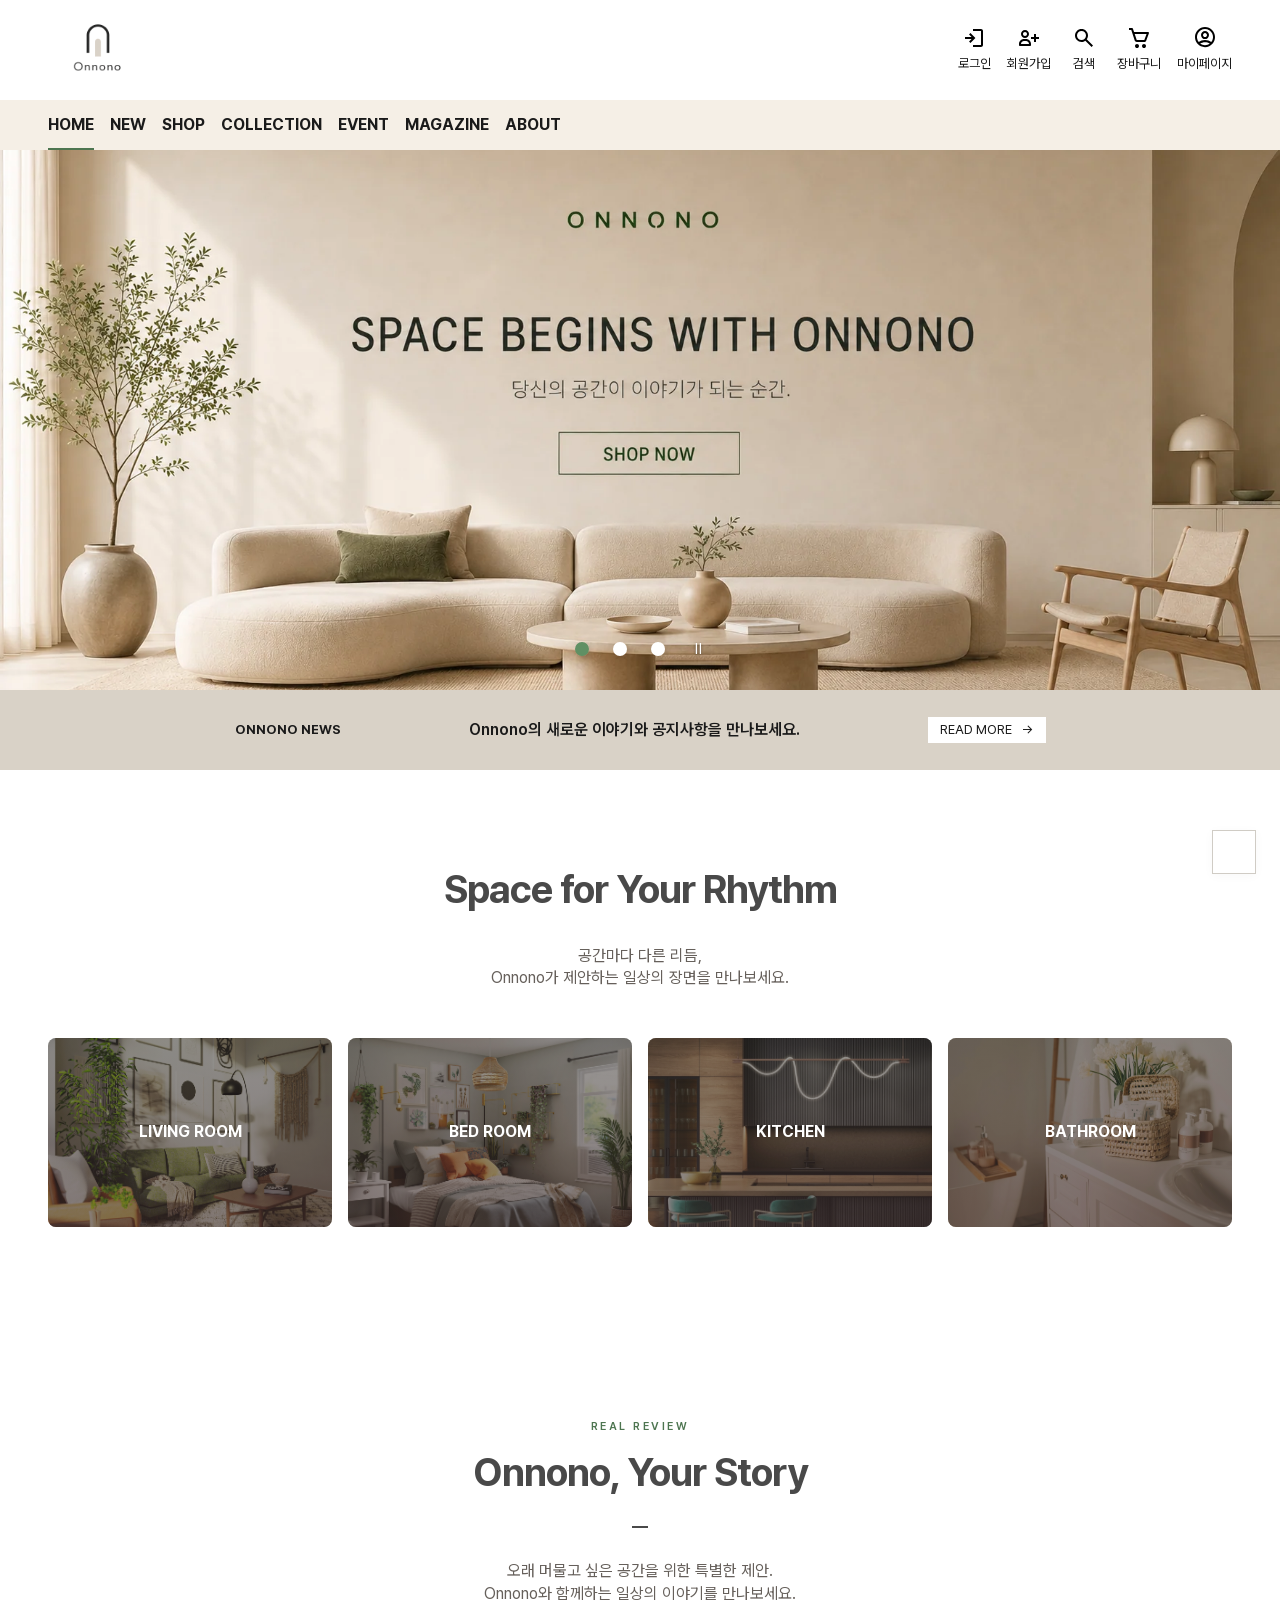
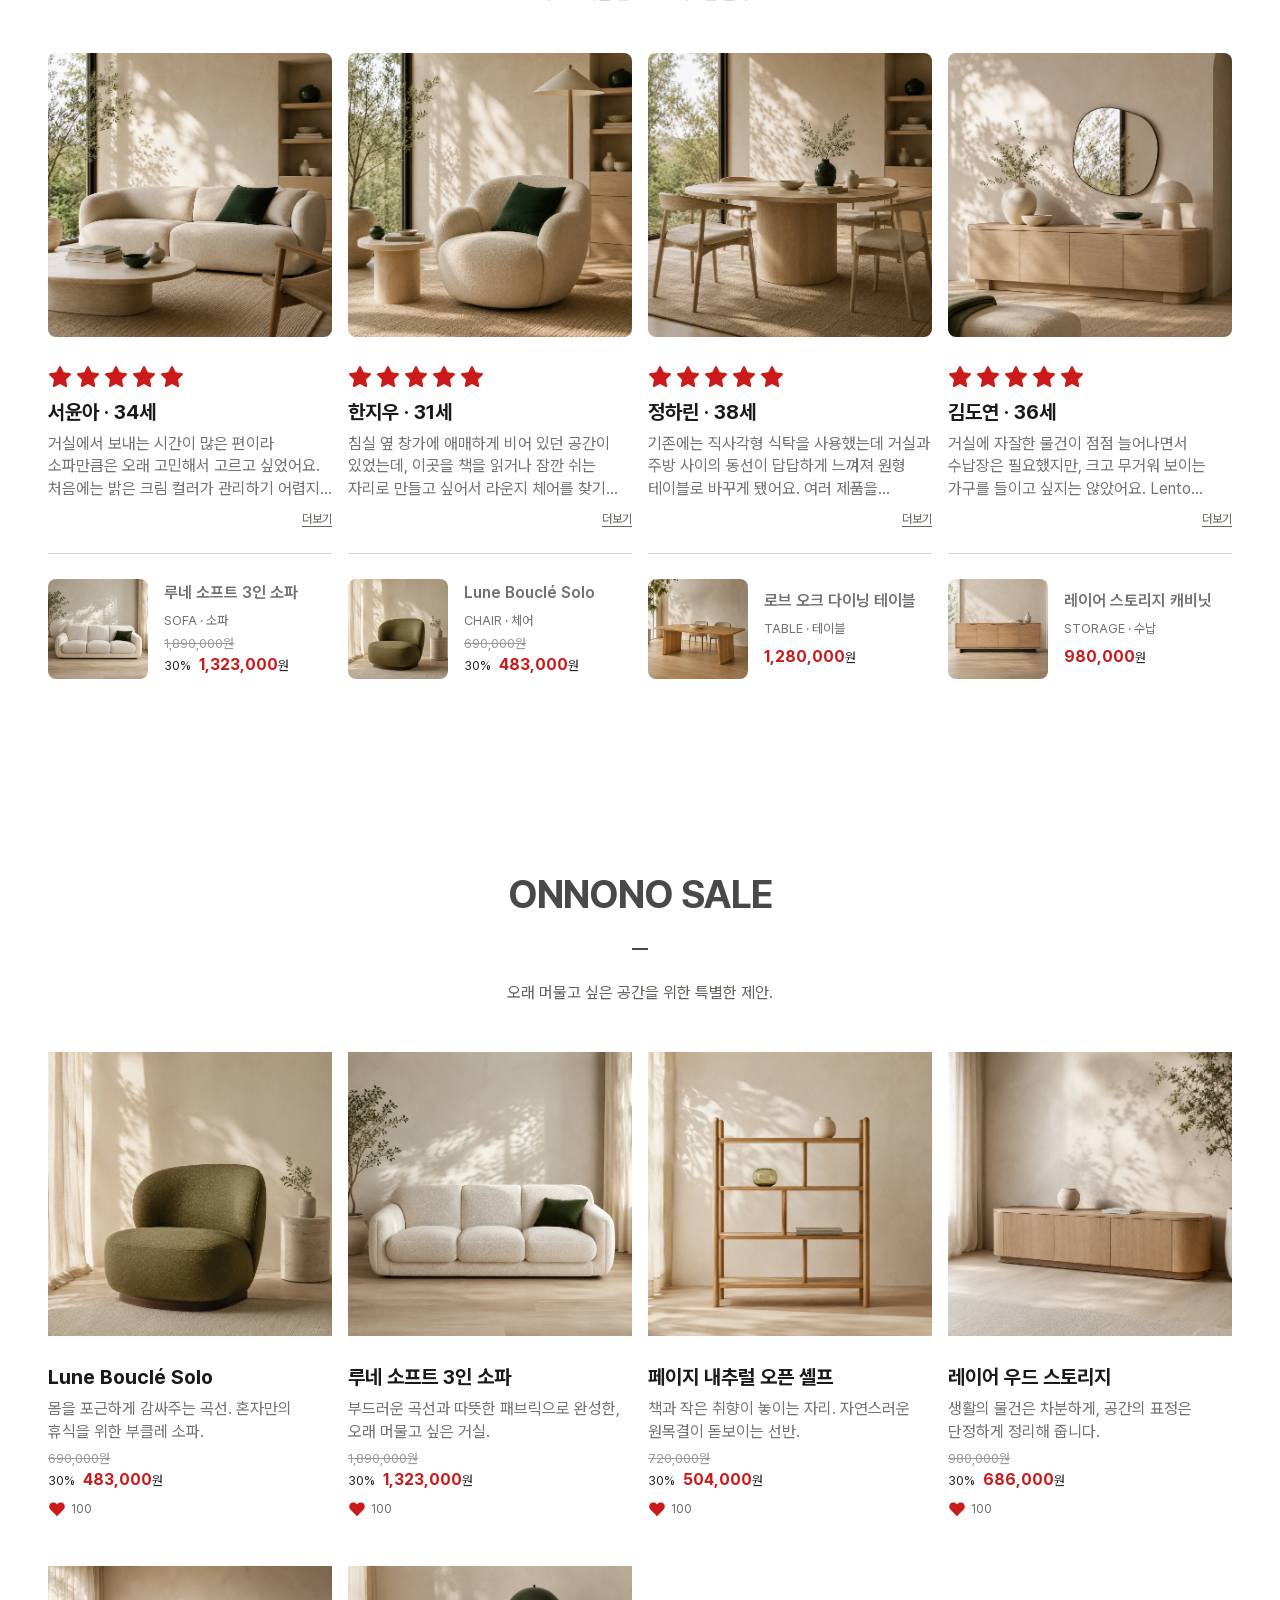
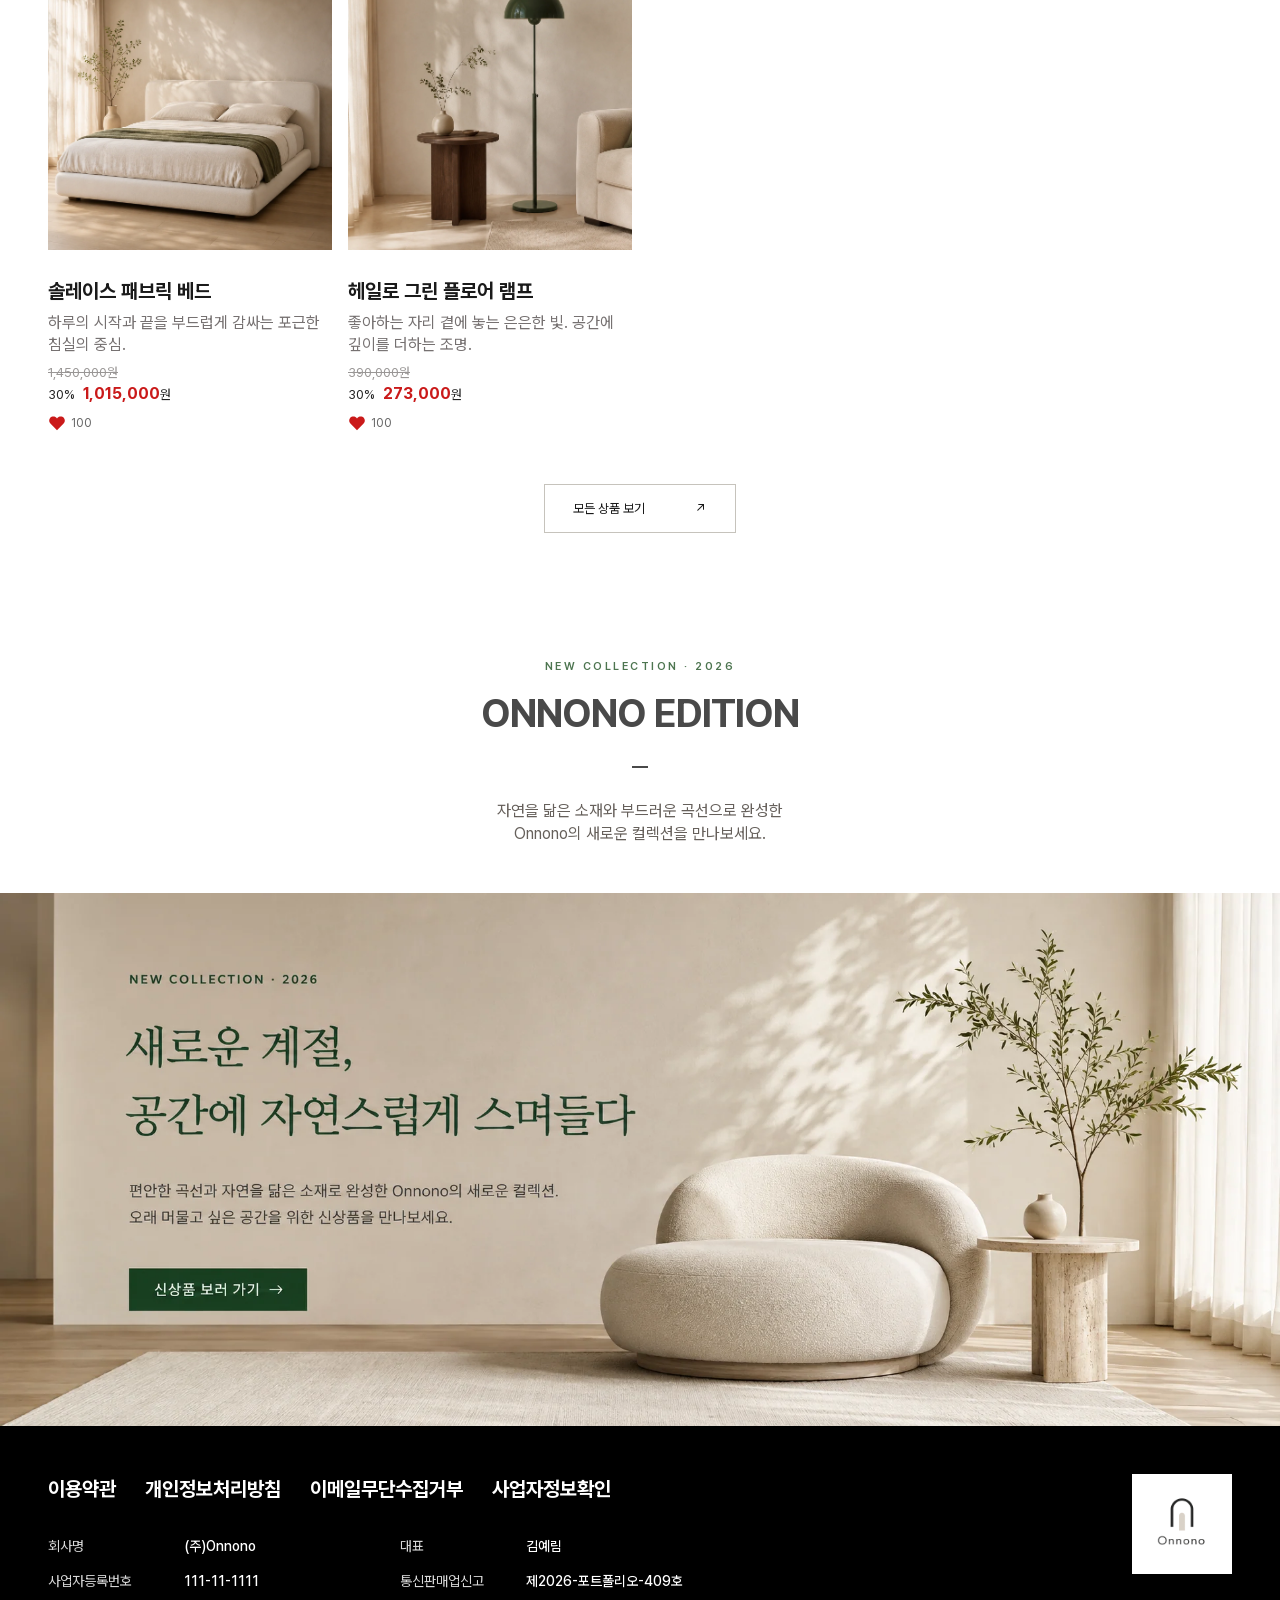
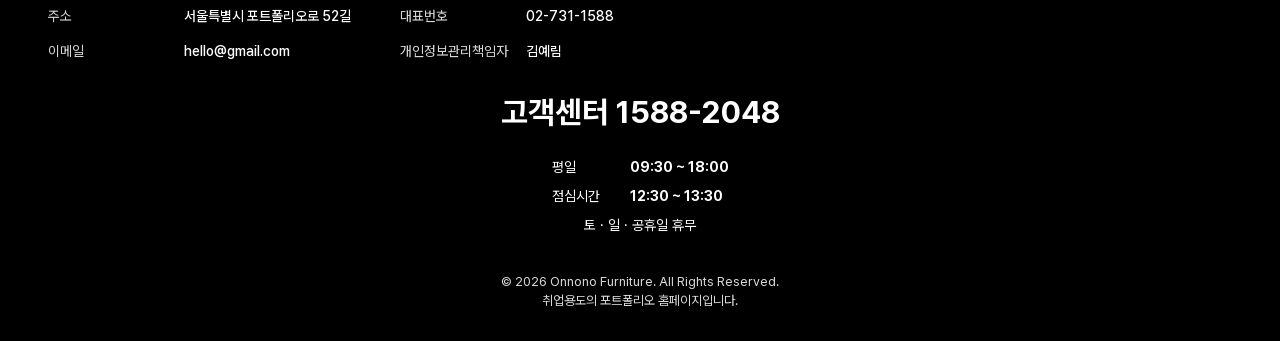
<file: index.html>
<!doctype html>
<html lang="ko">
<head>
  <meta charset="UTF-8">
  <meta name="viewport" content="width=device-width, initial-scale=1">
  <meta name="description" content="공간마다 다른 리듬, Onnono가 제안하는 일상의 장면을 만나보세요.">
  <title>ONNONO — Space begins with Onnono</title>
  <link rel="icon" href="assets/logo.png" type="image/png">
  <link rel="preload" href="assets/PretendardVariable.woff2" as="font" type="font/woff2" crossorigin>
  <link rel="stylesheet" href="styles.css">
  <script src="data.js" defer></script>
  <script src="app.js" defer></script>
</head>
<body data-page="home">
  <a class="skip-link" href="#main">본문 바로가기</a>
  <header id="site-header"></header>
  <main id="main">
    <!-- 피그마 원본 배너 3장. 배너 안의 문구는 이미지에 포함되어 있습니다. -->
    <section class="hero" aria-roledescription="carousel" aria-label="ONNONO 메인 슬라이드" tabindex="0">
      <div class="hero-track">
        <article class="hero-slide" aria-roledescription="slide" aria-label="1 / 3 · Space begins with Onnono">
          <a href="shop.html" class="hero-link" aria-label="Space begins with Onnono — 상품 보러 가기">
            <picture><source media="(max-width: 600px)" srcset="assets/hero-01-mobile.webp"><source media="(max-width: 1100px)" srcset="assets/hero-01-tablet.webp"><img src="assets/hero-01.webp" alt="SPACE BEGINS WITH ONNONO. 당신의 감각이 이야기가 되는 순간. SHOP NOW" fetchpriority="high" width="1920" height="810"></picture>
          </a>
        </article>
        <article class="hero-slide" aria-roledescription="slide" aria-label="2 / 3 · Onnono Sale" inert>
          <a href="#sale" class="hero-link" aria-label="최대 30% 할인 상품 보기">
            <picture><source media="(max-width: 600px)" srcset="assets/hero-02-mobile.webp"><source media="(max-width: 1100px)" srcset="assets/hero-02-tablet.webp"><img src="assets/hero-02.webp" alt="ONNONO SUMMER EVENT. SALE UP TO 30% OFF. SHOP NOW" width="1920" height="810"></picture>
          </a>
        </article>
        <article class="hero-slide" aria-roledescription="slide" aria-label="3 / 3 · New Beginning" inert>
          <a href="shop.html" class="hero-link" aria-label="NEW BEGINNING — 신상품 컬렉션 보기">
            <picture><source media="(max-width: 600px)" srcset="assets/hero-03-mobile.webp"><source media="(max-width: 1100px)" srcset="assets/hero-03-tablet.webp"><img src="assets/hero-03.webp" alt="NEW COLLECTION 2026. NEW BEGINNING. 새로운 시작, 일상을 채우는 우리의 첫 번째 컬렉션" width="1920" height="810"></picture>
          </a>
        </article>
      </div>
      <button class="hero-arrow hero-prev" type="button" aria-label="이전 슬라이드">‹</button>
      <button class="hero-arrow hero-next" type="button" aria-label="다음 슬라이드">›</button>
      <div class="hero-controls">
        <div class="hero-dots" aria-label="슬라이드 선택">
          <button class="hero-dot" type="button" data-slide="0" aria-label="1번 슬라이드" aria-current="true"><img src="assets/icon-dot-active.svg" alt=""></button>
          <button class="hero-dot" type="button" data-slide="1" aria-label="2번 슬라이드"><img src="assets/icon-dot.svg" alt=""></button>
          <button class="hero-dot" type="button" data-slide="2" aria-label="3번 슬라이드"><img src="assets/icon-dot.svg" alt=""></button>
        </div>
        <button type="button" class="hero-pause" aria-label="자동 슬라이드 일시정지" aria-pressed="false">Ⅱ</button>
      </div>
      <span class="sr-only" id="slide-status" aria-live="off">1 / 3</span>
    </section>

    <aside class="news-bar"><strong>ONNONO NEWS</strong><p>Onnono의 새로운 이야기와 공지사항을 만나보세요.</p><button class="news-link" type="button" data-open="news">READ MORE <span aria-hidden="true">→</span></button></aside>

    <section class="section categories-section" id="spaces" aria-labelledby="spaces-title">
      <div class="section-heading"><h1 id="spaces-title">Space for Your Rhythm</h1><p>공간마다 다른 리듬,<br>Onnono가 제안하는 일상의 장면을 만나보세요.</p></div>
      <div class="category-grid page-width" id="category-grid"></div>
    </section>

    <section class="section stories-section" id="reviews" aria-labelledby="reviews-title">
      <div class="section-heading"><p class="eyebrow">REAL REVIEW</p><h2 id="reviews-title">Onnono, Your Story</h2><span class="heading-line"></span><p>오래 머물고 싶은 공간을 위한 특별한 제안.<br>Onnono와 함께하는 일상의 이야기를 만나보세요.</p></div>
      <div class="story-grid page-width" id="story-grid"></div>
    </section>

    <section class="section sale-section" id="sale" aria-labelledby="sale-title">
      <div class="section-heading"><h2 id="sale-title">ONNONO SALE</h2><span class="heading-line"></span><p>오래 머물고 싶은 공간을 위한 특별한 제안.</p></div>
      <div class="product-grid page-width" id="sale-grid"></div>
      <a class="outline-link" href="shop.html">모든 상품 보기 <span aria-hidden="true">↗</span></a>
    </section>

    <section class="edition-section" id="edition" aria-labelledby="edition-title">
      <div class="section-heading"><p class="eyebrow">NEW COLLECTION · 2026</p><h2 id="edition-title">ONNONO EDITION</h2><span class="heading-line"></span><p>자연을 닮은 소재와 부드러운 곡선으로 완성한<br>Onnono의 새로운 컬렉션을 만나보세요.</p></div>
      <a href="shop.html" class="edition-banner" aria-label="Onnono 에디션 — 신상품 컬렉션 보러 가기"><picture><source media="(max-width: 600px)" srcset="assets/new-collection-mobile.webp"><source media="(max-width: 1100px)" srcset="assets/new-collection-tablet.webp"><img src="assets/new-collection.webp" alt="새로운 계절, 공간에 자연스럽게 스며들다. 신상품 보러 가기" loading="lazy" width="1942" height="809"></picture></a>
    </section>
  </main>
  <footer id="site-footer"></footer>
  <div id="overlays"></div>
  <noscript><p class="noscript-notice">상품과 메뉴를 보려면 브라우저에서 JavaScript를 허용해 주세요.</p></noscript>
</body>
</html>
</file>
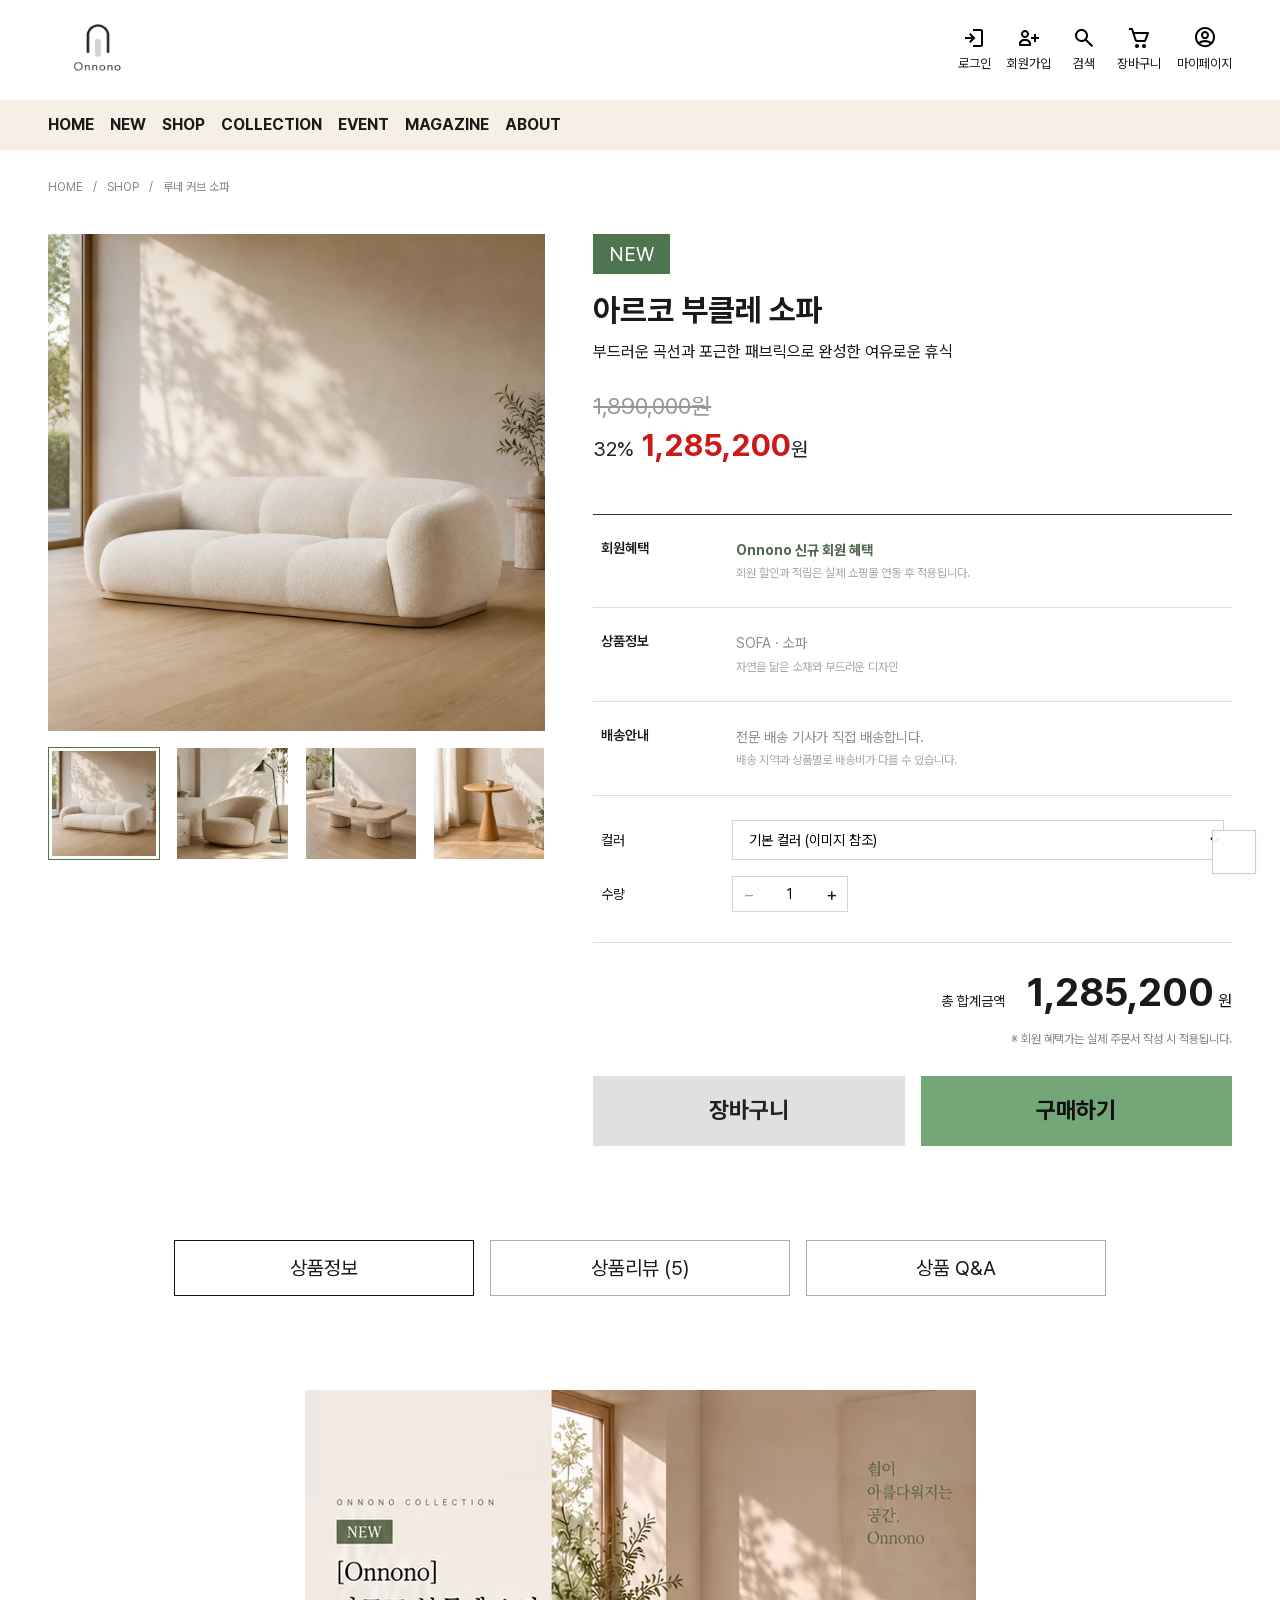
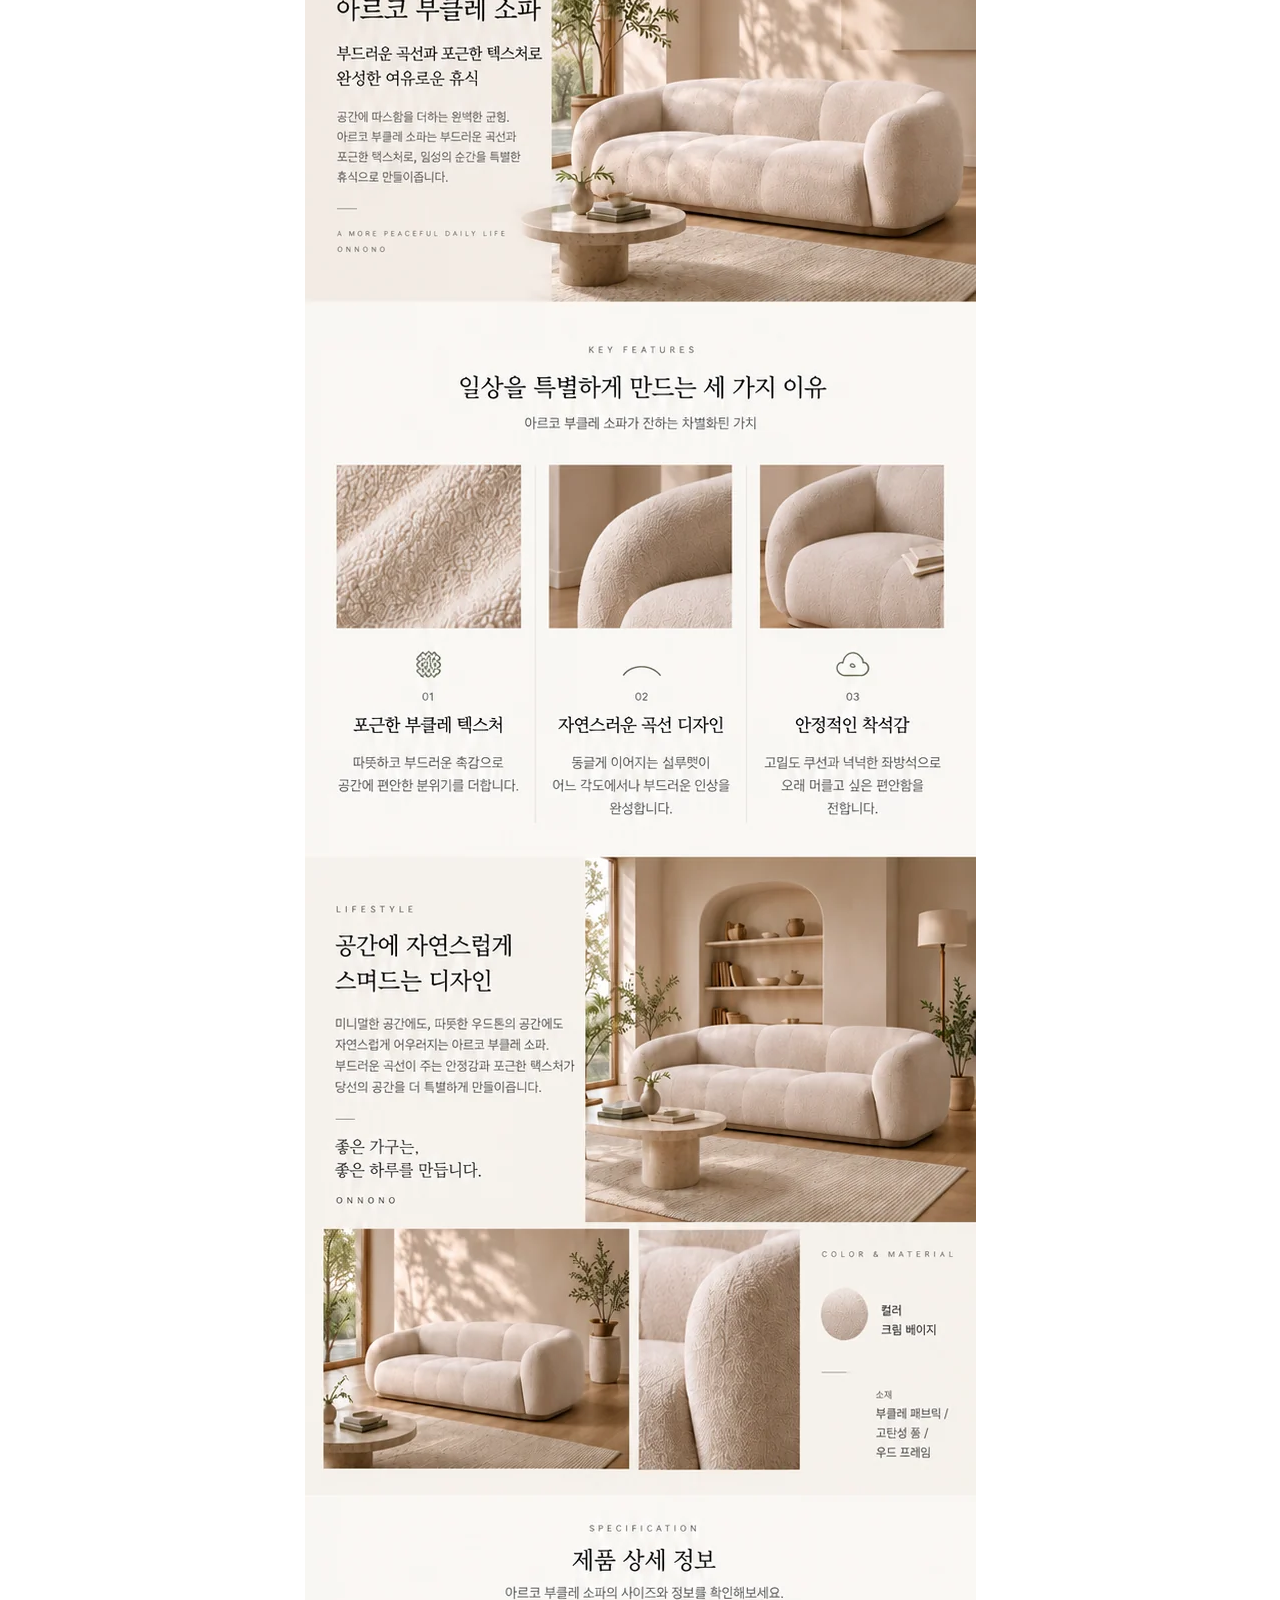
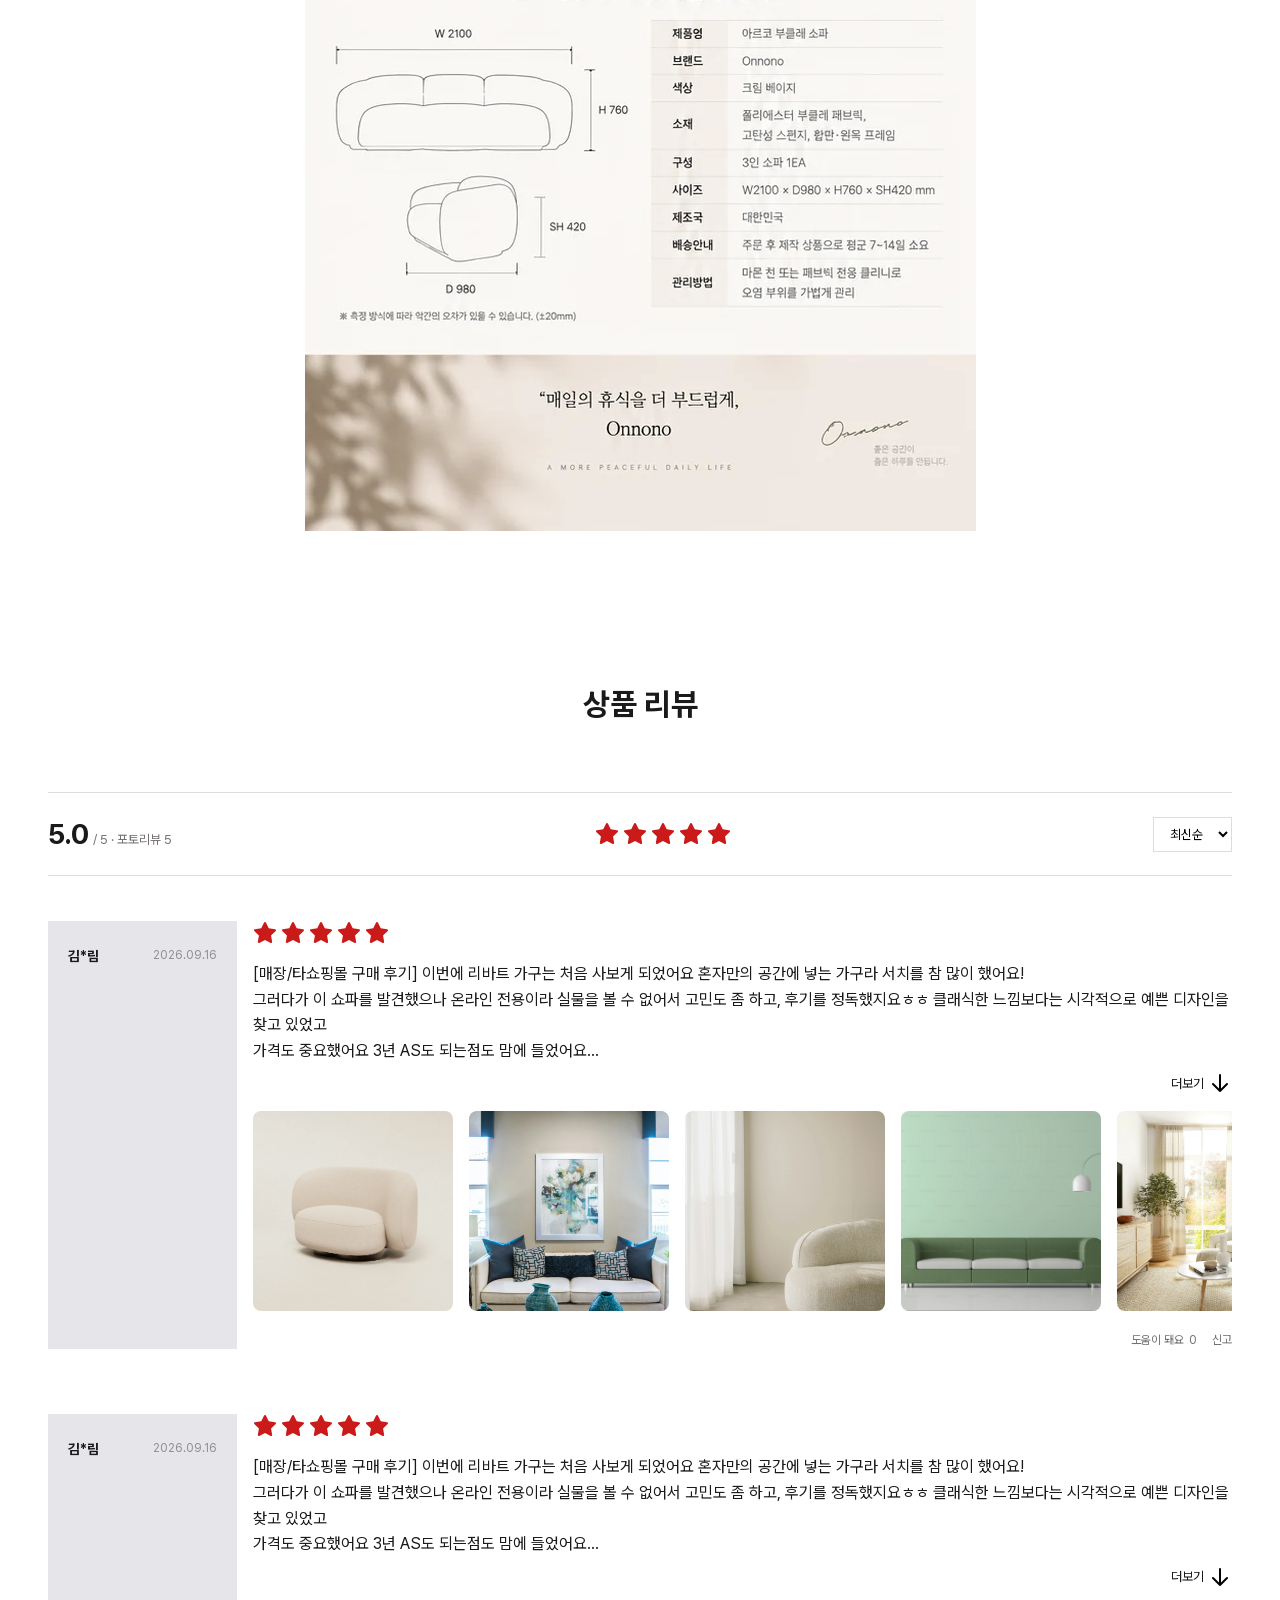
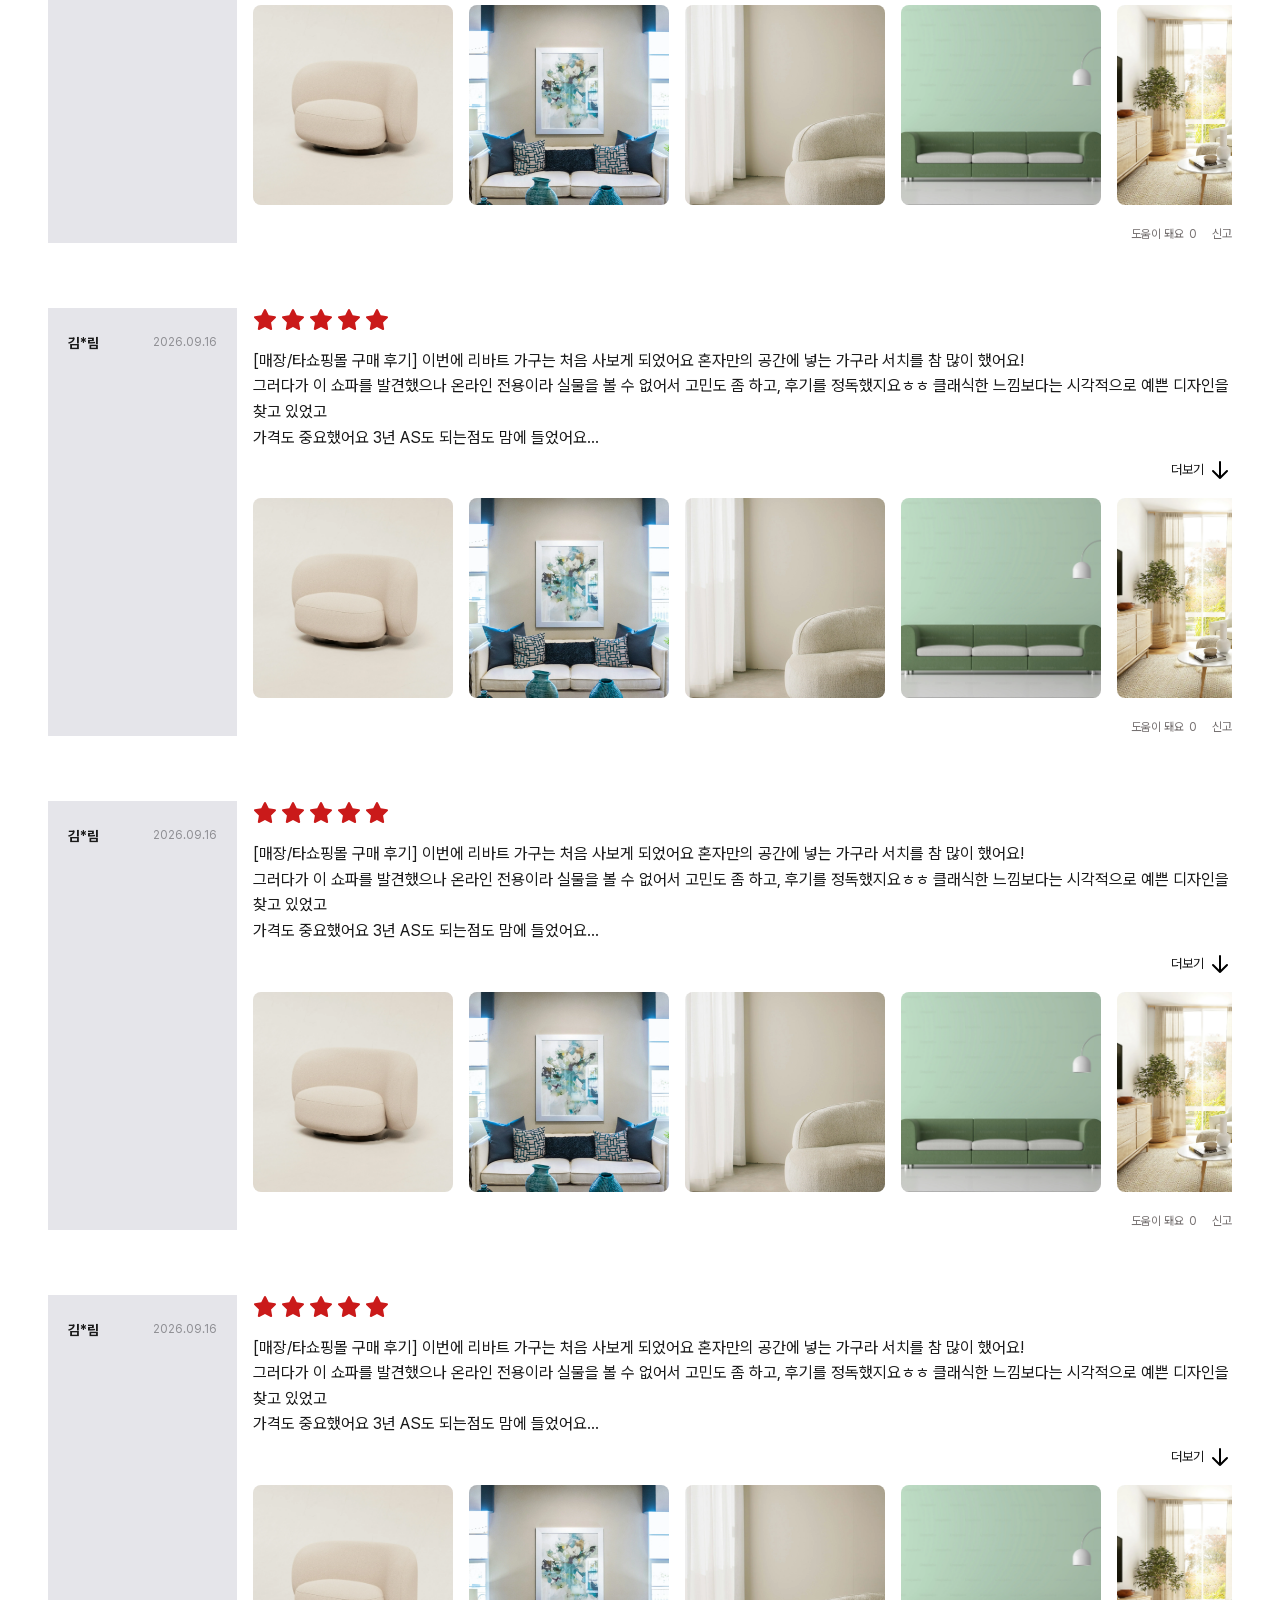
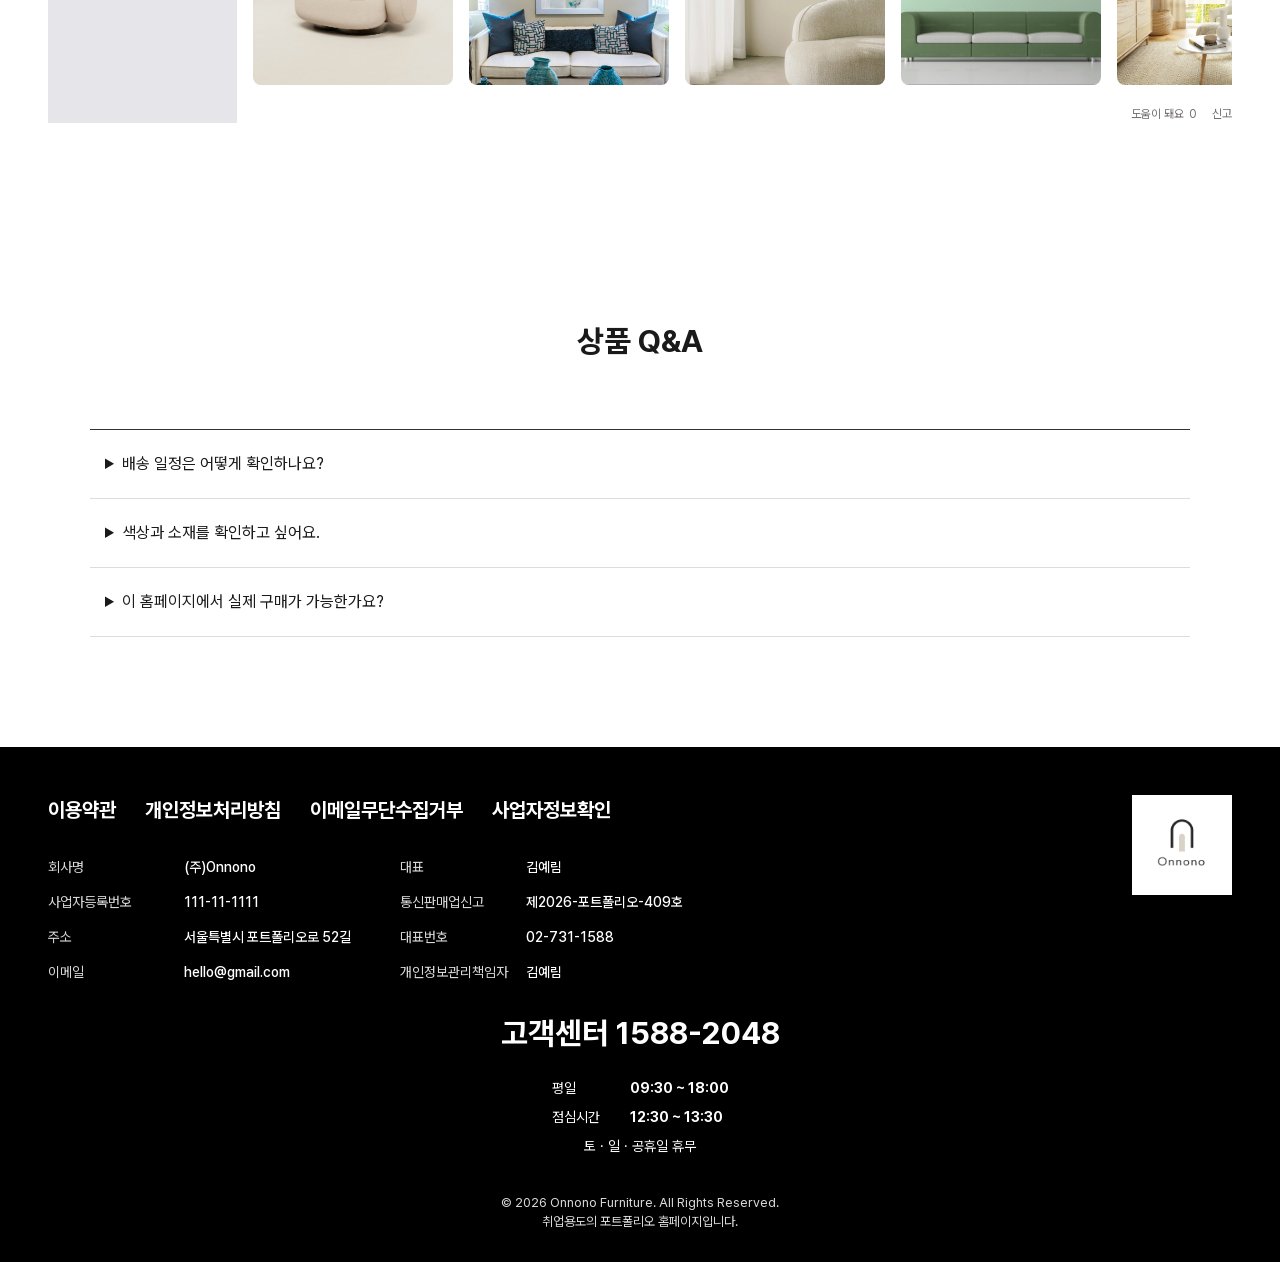
<file: product.html>
<!doctype html>
<html lang="ko">
<head>
  <meta charset="UTF-8">
  <meta name="viewport" content="width=device-width, initial-scale=1">
  <meta name="description" content="Onnono 가구의 디테일과 공간 이야기를 만나보세요.">
  <title>상품 상세 — ONNONO</title>
  <link rel="icon" href="assets/logo.png" type="image/png">
  <link rel="stylesheet" href="styles.css">
  <script src="data.js" defer></script>
  <script src="app.js" defer></script>
</head>
<body data-page="product">
  <a class="skip-link" href="#main">본문 바로가기</a>
  <header id="site-header"></header>
  <main id="main">
    <nav class="breadcrumbs page-width" aria-label="현재 위치"><a href="index.html">HOME</a><span aria-hidden="true">/</span><a href="shop.html">SHOP</a><span aria-hidden="true">/</span><span id="breadcrumb-name">상품 상세</span></nav>
    <div id="product-view"></div>
  </main>
  <footer id="site-footer"></footer>
  <div id="overlays"></div>
</body>
</html>
</file>
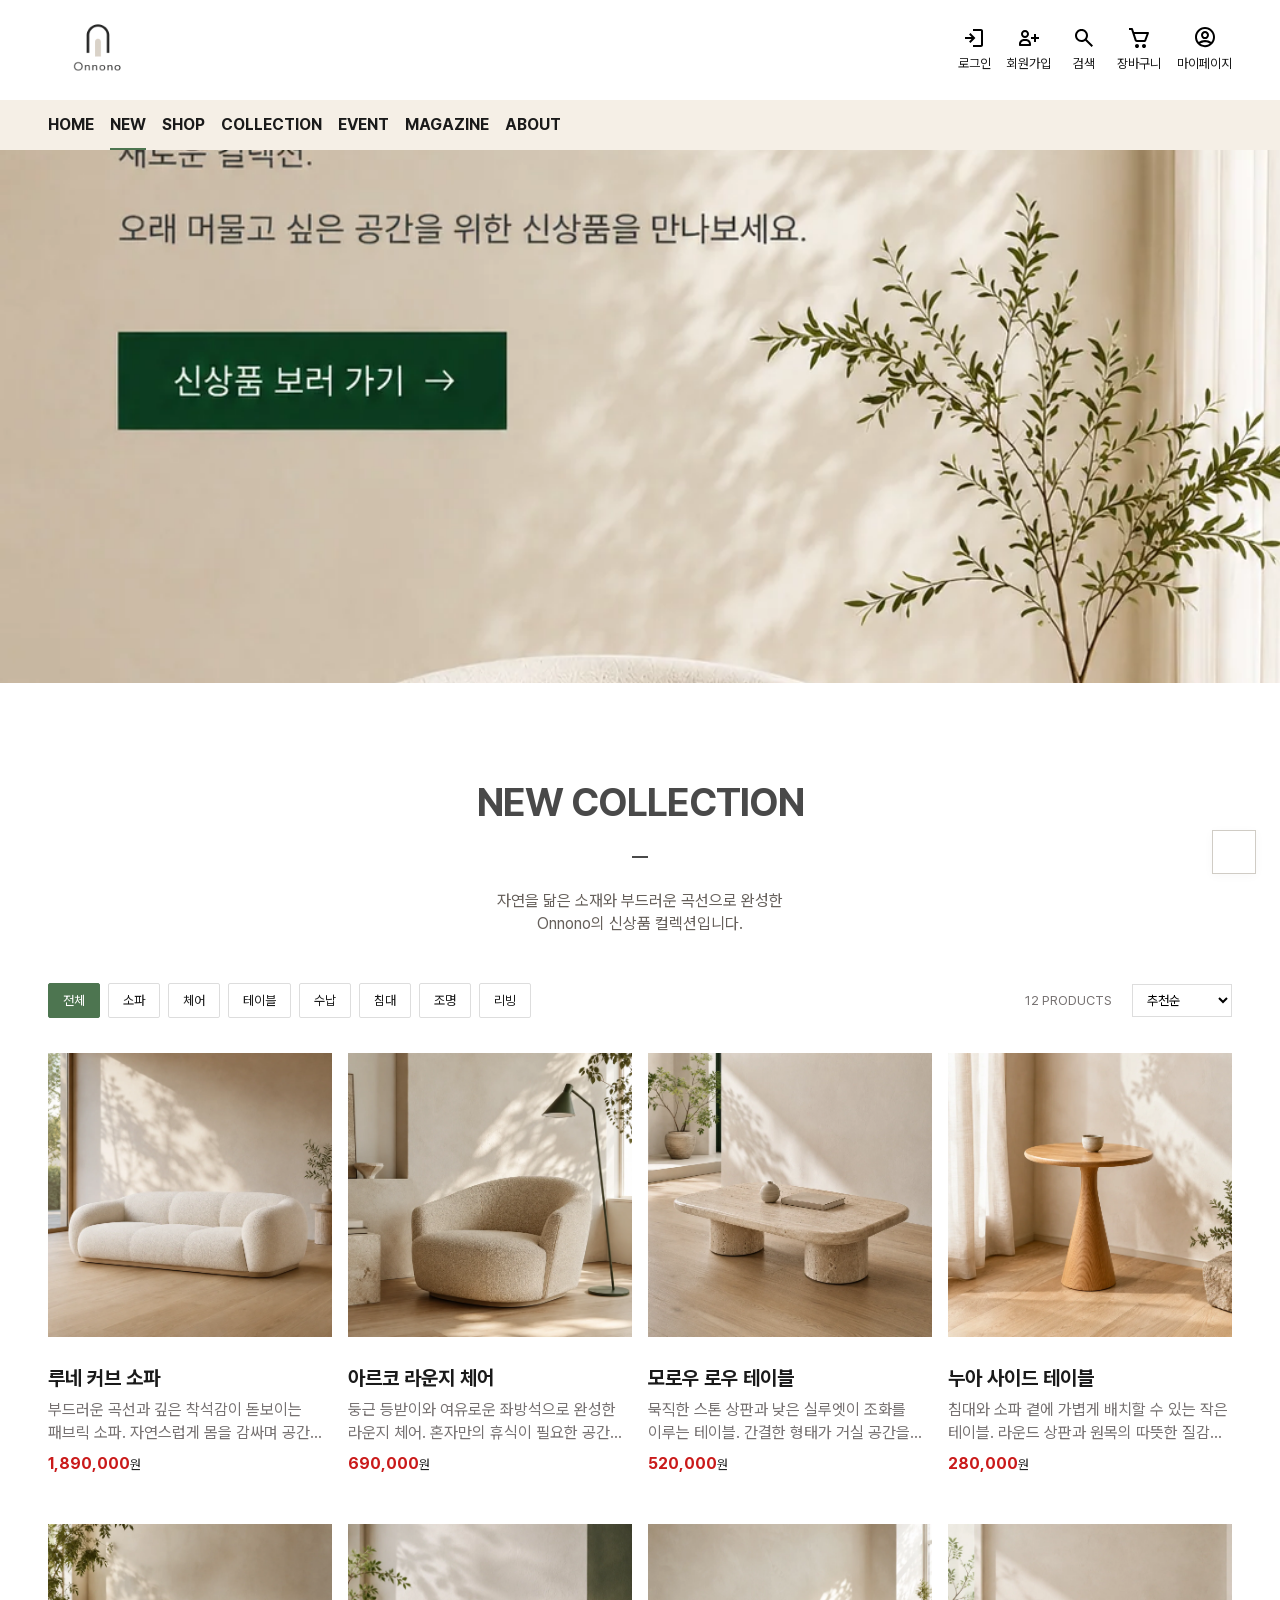
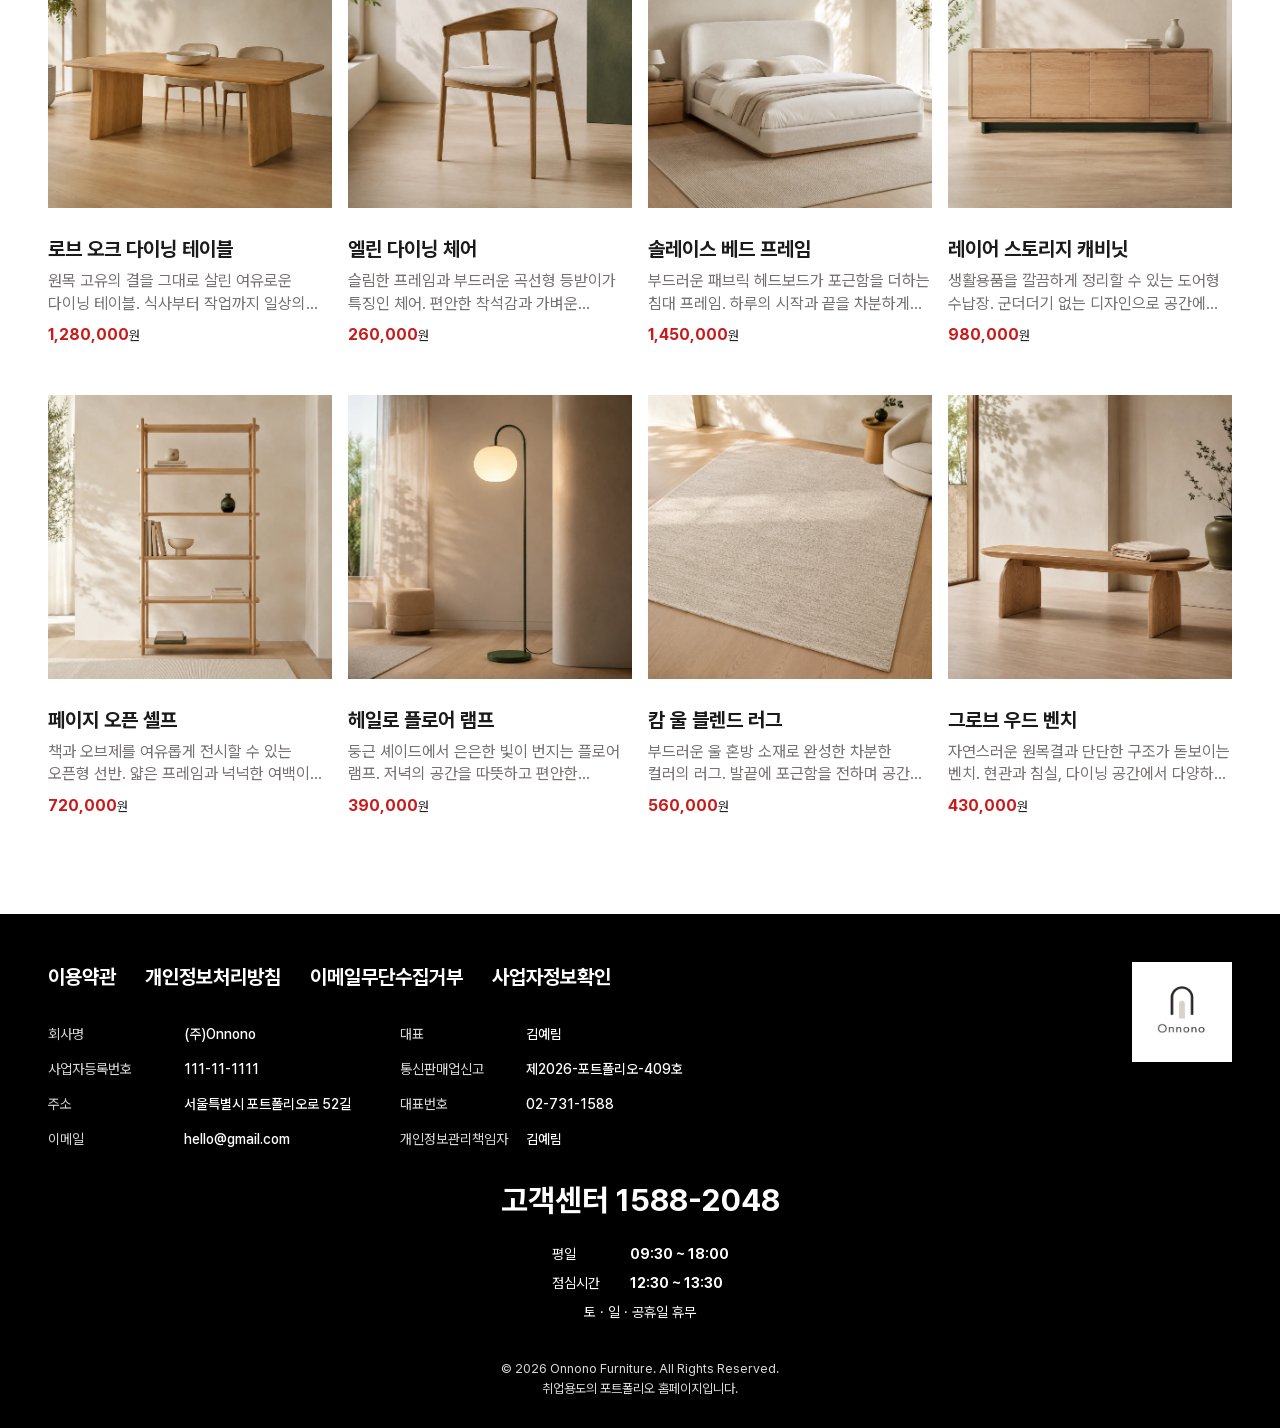
<file: shop.html>
<!doctype html>
<html lang="ko">
<head>
  <meta charset="UTF-8">
  <meta name="viewport" content="width=device-width, initial-scale=1">
  <meta name="description" content="자연을 닮은 소재와 부드러운 곡선으로 완성한 Onnono의 신상품 컬렉션.">
  <title>NEW COLLECTION — ONNONO</title>
  <link rel="icon" href="assets/logo.png" type="image/png">
  <link rel="stylesheet" href="styles.css">
  <script src="data.js" defer></script>
  <script src="app.js" defer></script>
</head>
<body data-page="shop">
  <a class="skip-link" href="#main">본문 바로가기</a>
  <header id="site-header"></header>
  <main id="main">
    <a href="#collection" class="shop-hero" aria-label="신상품 컬렉션 보기"><picture><source media="(max-width: 600px)" srcset="assets/new-collection-mobile.webp"><source media="(max-width: 1100px)" srcset="assets/new-collection-tablet.webp"><img src="assets/new-collection.webp" alt="새로운 계절, 공간에 자연스럽게 스며들다. NEW COLLECTION 2026" width="1942" height="809" fetchpriority="high"></picture></a>
    <section class="section collection-section" id="collection" aria-labelledby="collection-title">
      <div class="section-heading"><h1 id="collection-title">NEW COLLECTION</h1><span class="heading-line"></span><p>자연을 닮은 소재와 부드러운 곡선으로 완성한<br>Onnono의 신상품 컬렉션입니다.</p></div>
      <div class="catalog-tools page-width">
        <div class="filter-list" aria-label="상품 카테고리">
          <button type="button" data-filter="all" aria-pressed="true">전체</button>
          <button type="button" data-filter="sofa" aria-pressed="false">소파</button>
          <button type="button" data-filter="chair" aria-pressed="false">체어</button>
          <button type="button" data-filter="table" aria-pressed="false">테이블</button>
          <button type="button" data-filter="storage" aria-pressed="false">수납</button>
          <button type="button" data-filter="bed" aria-pressed="false">침대</button>
          <button type="button" data-filter="lighting" aria-pressed="false">조명</button>
          <button type="button" data-filter="decor" aria-pressed="false">리빙</button>
        </div>
        <div class="catalog-meta"><p id="result-count" aria-live="polite"></p><label class="sr-only" for="sort-order">상품 정렬</label><select id="sort-order"><option value="default">추천순</option><option value="low">낮은 가격순</option><option value="high">높은 가격순</option><option value="name">상품명순</option></select></div>
      </div>
      <p class="search-summary page-width" id="search-summary" hidden></p>
      <div class="product-grid page-width" id="catalog-grid"></div>
      <div id="catalog-empty" class="empty-state" hidden><h2>아직 준비 중인 컬렉션이에요.</h2><p>다른 공간의 상품도 함께 둘러보세요.</p><button type="button" class="primary-button" data-reset-filter>전체 상품 보기</button></div>
    </section>
  </main>
  <footer id="site-footer"></footer>
  <div id="overlays"></div>
</body>
</html>
</file>
<file: styles.css>
@font-face{font-family:Pretendard;src:url('assets/PretendardVariable.woff2') format('woff2');font-style:normal;font-weight:100 900;font-display:swap}
/* 피그마의 공통 컬러 · 간격. 수정할 때는 이 값부터 바꾸세요. */
:root{--ink:#1a1a1a;--muted:#767171;--green:#4d7550;--green-light:#73a777;--cream:#f5efe6;--news:#d9d2c7;--line:#dedbd6;--red:#ca1a1a;--gutter:48px;--section:96px;--gap:16px;--header:150px}
*,*::before,*::after{box-sizing:border-box}html{scroll-behavior:smooth;scroll-padding-top:30px}body{margin:0;color:var(--ink);background:#fff;font:400 16px/1.5 Pretendard,'Malgun Gothic',sans-serif;word-break:keep-all;overflow-wrap:anywhere}body.modal-open{overflow:hidden}h1,h2,h3,p,ul,dl,dd,figure{margin:0}ul{list-style:none;padding:0}a{color:inherit;text-decoration:none}button,input,select,textarea{font:inherit}button{color:inherit;cursor:pointer}button,a,input,select,textarea{-webkit-tap-highlight-color:transparent}button{border:0;background:none;padding:0}img{display:block;max-width:100%}button:disabled{opacity:.4;cursor:not-allowed}a:focus-visible,button:focus-visible,input:focus-visible,select:focus-visible,summary:focus-visible{outline:2px solid var(--green);outline-offset:5px}button[hidden],[hidden]{display:none!important}.sr-only{position:absolute!important;width:1px;height:1px;padding:0;margin:-1px;overflow:hidden;clip:rect(0,0,0,0);white-space:nowrap;border:0}.skip-link{position:fixed;left:16px;top:-70px;background:var(--green);color:white;padding:12px 20px;z-index:110}.skip-link:focus{top:12px}.page-width{width:100%;padding-inline:var(--gutter)}
/* HEADER */
.header-top{height:100px;padding-inline:var(--gutter);display:flex;align-items:center;justify-content:space-between}.brand{display:block;width:100px;height:100px;flex:none}.brand img{width:100%;height:100%;object-fit:contain}.utility-nav{display:flex;align-items:center;gap:16px}.utility-action{display:flex;flex-direction:column;align-items:center;gap:4px;font-size:13px;position:relative;min-width:34px}.utility-icon{height:24px;width:24px;display:grid;place-items:center}.cart-count{position:absolute;top:-7px;right:0;min-width:16px;height:16px;border-radius:50%;background:var(--green);color:white;font-size:10px;line-height:16px;padding-inline:3px}.nav-bar{height:50px;background:var(--cream);padding-inline:var(--gutter);display:flex;align-items:center;position:relative;z-index:25}.main-nav{display:flex;align-items:stretch;height:100%;gap:16px}.nav-item{display:flex;align-items:stretch}.nav-link{font-size:16px;font-weight:700;display:flex;align-items:center;position:relative}.nav-link::after{content:'';position:absolute;left:0;right:0;height:2px;background:var(--green);bottom:0;transform:scaleX(0);transition:transform .2s}.nav-link:hover::after,.nav-link[aria-current=page]::after{transform:scaleX(1)}.mega-menu{position:absolute;top:50px;left:0;right:0;background:white;border-bottom:1px solid var(--line);box-shadow:0 12px 20px #00000009;padding:32px var(--gutter);display:none;gap:65px;z-index:30}.nav-item:hover .mega-menu,.nav-item:focus-within .mega-menu{display:flex}.mega-title{font-size:20px;font-weight:700;min-width:150px}.mega-links{display:flex;gap:38px;flex-wrap:wrap}.mega-links a{font-size:14px;display:block;padding:6px 0}.mega-links a:hover{color:var(--green)}.mobile-menu-button{display:none;font-size:25px;width:36px;height:40px}.mobile-menu{position:fixed;inset:0;background:#fff;z-index:85;padding:20px var(--gutter);overflow:auto}.mobile-menu-top{display:flex;justify-content:space-between;align-items:center;border-bottom:1px solid var(--line);padding-bottom:12px}.mobile-menu-top .brand{width:70px;height:70px}.close-button{font-size:30px;line-height:1;width:40px;height:40px}.mobile-links{padding-block:20px}.mobile-links>a{display:flex;justify-content:space-between;font-size:24px;font-weight:600;padding:17px 0;border-bottom:1px solid #eee}.mobile-sub-links{display:flex;flex-wrap:wrap;gap:18px;padding:20px 0;color:var(--muted);font-size:14px}
/* 메인 슬라이드: 이미지 비율은 피그마 PC / PAD / MO 프레임에 맞춥니다. */
.hero{position:relative;overflow:hidden;aspect-ratio:1920/810;background:var(--cream);touch-action:pan-y}.hero-track{display:flex;width:100%;height:100%;transition:transform .75s cubic-bezier(.22,.68,0,1);will-change:transform}.hero-slide{height:100%;flex:0 0 100%;min-width:0}.hero-link,.hero-link picture{display:block;width:100%;height:100%}.hero-link img{width:100%;height:100%;object-fit:cover}.hero-controls{position:absolute;left:50%;bottom:26px;transform:translateX(-50%);display:flex;align-items:center;gap:10px}.hero-dots{display:flex;gap:8px}.hero-dot{display:grid;place-items:center;width:30px;height:30px}.hero-dot img{flex:none}.hero-pause{font-size:15px;color:white;text-shadow:0 1px 3px #0008;min-width:30px;height:30px}.hero-arrow{position:absolute;top:50%;transform:translateY(-50%);width:45px;height:64px;font:300 48px/1 Arial,sans-serif;color:#fff;background:#00000015;opacity:0;transition:opacity .2s}.hero:hover .hero-arrow,.hero:focus-within .hero-arrow{opacity:1}.hero-prev{left:18px}.hero-next{right:18px}.news-bar{min-height:80px;background:var(--news);display:flex;align-items:center;justify-content:center;gap:clamp(24px,10vw,239px);padding:18px var(--gutter)}.news-bar strong{font-size:13px;white-space:nowrap}.news-bar p{font-size:16px;font-weight:600}.news-link{background:white;padding:3px 12px;font-size:13px;white-space:nowrap;display:flex;gap:10px;align-items:center}
/* SECTIONS */
.section{padding-block:var(--section)}.section-heading{text-align:center;margin:0 auto 48px;padding-inline:24px;color:#494949}.section-heading h1,.section-heading h2{font-size:39px;font-weight:700;line-height:1.2;letter-spacing:-1px}.section-heading p:not(.eyebrow){font-size:16px;line-height:1.4;margin-top:32px;color:#66605b}.section-heading .eyebrow{font-size:11px;letter-spacing:2.5px;color:var(--green);font-weight:600;margin-bottom:14px}.heading-line{display:block;background:#494949;width:16px;height:2px;margin:30px auto 0}.categories-section .section-heading{margin-bottom:48px}.category-grid{display:grid;grid-template-columns:repeat(4,minmax(0,1fr));gap:var(--gap)}.category-card{aspect-ratio:444/296;position:relative;display:grid;place-items:center;overflow:hidden;border-radius:8px}.category-card img{position:absolute;inset:0;width:100%;height:100%;object-fit:cover;transition:transform .6s}.category-card::after{content:'';position:absolute;inset:0;background:linear-gradient(#322d2d80,#4030309e)}.category-card span{color:white;font-weight:700;position:relative;z-index:1}.category-card:hover img{transform:scale(1.04)}.product-grid{display:grid;grid-template-columns:repeat(4,minmax(0,1fr));gap:48px var(--gap)}.product-card{min-width:0}.product-photo{aspect-ratio:1;overflow:hidden;background:#f6f4f1;position:relative}.product-photo>a{display:block;height:100%}.product-photo img.product-image{width:100%;height:100%;object-fit:cover;transition:transform .6s}.product-card:hover .product-image{transform:scale(1.025)}.product-save{position:absolute;right:12px;bottom:12px;width:34px;height:34px;border-radius:50%;background:#ffffffdc;display:grid;place-items:center;opacity:0;transition:opacity .2s}.product-photo:hover .product-save,.product-save:focus-visible,.product-save[aria-pressed=true]{opacity:1}.product-save[aria-pressed=true]{background:#f5dbd7}.product-info{padding-top:28px;display:flex;flex-direction:column;gap:8px}.product-info h3{font-size:20px;line-height:1.3;font-weight:700}.product-description{font-size:16px;line-height:1.4;color:var(--muted);display:-webkit-box;-webkit-line-clamp:2;-webkit-box-orient:vertical;overflow:hidden;min-height:44px}.product-price{font-size:16px;font-weight:700;color:var(--red);display:flex;gap:8px;align-items:baseline}.product-price small{font-size:13px;font-weight:400;color:#222}.original-price{font-size:13px;color:#999695;text-decoration:line-through;line-height:1.3}.mini-heart{font-size:12px;color:#666;display:flex;gap:5px;align-items:center}.mini-heart img{flex:none}.outline-link{display:flex;justify-content:space-between;align-items:center;gap:50px;width:max-content;margin:52px auto 0;border:1px solid #c6c3bc;padding:14px 28px;font-size:13px;transition:background .2s}.outline-link:hover{background:var(--cream)}
/* 리뷰 카드: 원본 썸네일과 원본 문구를 함께 사용합니다. */
.story-grid{display:grid;grid-template-columns:repeat(4,minmax(0,1fr));gap:var(--gap)}.story-card{min-width:0}.story-photo{display:block;aspect-ratio:1;border-radius:8px;overflow:hidden}.story-photo img{width:100%;height:100%;object-fit:cover;transition:transform .6s}.story-photo:hover img{transform:scale(1.025)}.story-body{padding-top:28px}.stars{display:flex;gap:4px;align-items:center}.stars img{flex:none}.story-body h3{font-size:20px;line-height:1.3;margin:10px 0 8px}.story-copy{font-size:16px;line-height:1.4;color:var(--muted);display:-webkit-box;-webkit-line-clamp:3;-webkit-box-orient:vertical;overflow:hidden}.story-copy.is-expanded{display:block}.story-more{display:block;margin:10px 0 0 auto;font-size:12px;text-decoration:underline;text-underline-offset:3px;color:#68645e}.story-product{display:flex;align-items:center;gap:16px;border-top:1px solid #d7d4d0;margin-top:25px;padding-top:25px}.story-product>img{width:100px;height:100px;object-fit:cover;border-radius:8px;flex:none}.story-product-info{min-width:0;display:grid;gap:6px;color:#747070;font-size:13px}.story-product-info strong{font-size:16px;font-weight:600}.story-product-info .product-price{font-size:16px}.stories-section{padding-top:var(--section)}.sale-section{padding-top:var(--section)}.edition-section{padding-top:30px;padding-bottom:0}.edition-banner{display:block;overflow:hidden;background:var(--cream)}.edition-banner img{width:100%;height:auto}
/* CATALOG */
.shop-hero{display:block;aspect-ratio:1920/800;overflow:hidden;background:var(--cream)}.shop-hero img{width:100%;height:100%;object-fit:cover}.catalog-tools{margin-bottom:35px;display:flex;justify-content:space-between;gap:20px;align-items:center}.filter-list{display:flex;gap:8px;flex-wrap:wrap}.filter-list button{padding:7px 14px;font-size:13px;border:1px solid #ddd;border-radius:2px}.filter-list button[aria-pressed=true]{background:var(--green);color:#fff;border-color:var(--green)}.catalog-meta{display:flex;align-items:center;gap:20px;white-space:nowrap;font-size:13px;color:var(--muted)}.catalog-meta select{padding:7px 10px;border:1px solid #ddd;background:white;font-size:13px}.search-summary{font-size:14px;color:var(--muted);padding-bottom:25px}.empty-state{padding:80px 20px;text-align:center}.empty-state h2{font-size:22px;margin-bottom:12px}.empty-state p{color:var(--muted);margin-bottom:28px}.primary-button,.secondary-button{display:inline-flex;align-items:center;justify-content:center;min-height:48px;padding:12px 24px;font-size:15px;background:var(--green);color:white;border:1px solid var(--green)}.primary-button:hover{background:#3d5e40}.secondary-button{background:#e0e0e0;color:#222;border-color:#e0e0e0}.breadcrumbs{display:flex;align-items:center;gap:10px;margin:28px 0;font-size:12px;color:#8b8580}.breadcrumbs a:hover{color:var(--green)}
/* PRODUCT */
.product-top{display:grid;grid-template-columns:42% minmax(0,1fr);gap:16px;align-items:start;padding-top:10px}.product-gallery{min-width:0}.gallery-main{display:block;width:100%;aspect-ratio:1;overflow:hidden;cursor:zoom-in}.gallery-main img{width:100%;height:100%;object-fit:cover}.gallery-thumbs{display:flex;gap:16px;margin-top:16px;overflow-x:auto;padding-bottom:10px;scrollbar-width:thin}.gallery-thumb{width:calc((100% - 48px)/4);min-width:90px;flex:none;aspect-ratio:1;border:1px solid transparent}.gallery-thumb[aria-pressed=true]{border-color:var(--green);padding:3px}.gallery-thumb img{width:100%;height:100%;object-fit:cover}.product-summary{padding:0 0 0 32px;min-width:0}.new-badge{display:inline-block;background:var(--green);color:white;font-size:20px;padding:5px 16px;margin-bottom:16px}.product-summary h1{font-size:31px;line-height:1.3;margin-bottom:10px}.product-summary .subtitle{font-size:16px;line-height:1.5;margin-bottom:28px}.detail-price .original-price{font-size:23px}.detail-price .product-price{font-size:31px}.detail-price .product-price small{font-size:20px}.benefits-table{margin-top:45px;border-top:1px solid #333}.benefit-row{display:grid;grid-template-columns:115px minmax(0,1fr);gap:20px;padding:23px 8px;border-bottom:1px solid #ddd;font-size:14px}.benefit-row dt{font-weight:600}.benefit-row dd{color:#8e8e93;line-height:1.8}.benefit-row strong{color:#4f6650}.benefit-row small{font-size:12px;display:block;color:#aaa}.product-options{margin-top:24px;display:grid;grid-template-columns:115px minmax(0,1fr);gap:16px;align-items:center;font-size:14px;padding-inline:8px}.product-options select{width:100%;padding:10px 12px;border:1px solid #d7d4d0;background:white}.quantity-control{display:inline-flex;border:1px solid #d7d4d0;align-items:center;width:max-content}.quantity-control button{width:32px;height:34px;font-size:18px}.quantity-control input{width:50px;appearance:textfield;text-align:center;border:0;height:34px;font-size:14px;background:transparent}.quantity-control input::-webkit-inner-spin-button{appearance:none}.order-total{display:flex;justify-content:flex-end;align-items:baseline;gap:22px;margin-top:30px;padding-top:20px;border-top:1px solid #ddd;font-size:14px}.order-total strong{font-size:39px;font-weight:700}.order-total strong small{font-size:16px;font-weight:400}.purchase-note{text-align:right;color:#898581;font-size:12px;margin:8px 0 28px}.purchase-actions{display:grid;grid-template-columns:1fr 1fr;gap:16px}.purchase-actions button{min-height:70px;font-size:23px;font-weight:700}.purchase-actions .primary-button{background:var(--green-light);color:#111;border-color:var(--green-light)}.product-tabs{display:flex;justify-content:center;gap:16px;position:sticky;top:0;z-index:20;background:#ffffffed;padding:24px var(--gutter);margin-top:70px;backdrop-filter:blur(10px)}.product-tabs a{width:300px;padding:12px 10px;border:1px solid #aeaeb2;text-align:center;font-size:20px;background:white}.product-tabs a:first-child{border-color:#111}.product-tabs a:hover{background:var(--cream)}.detail-section{padding:70px var(--gutter) 100px;scroll-margin-top:100px}.detail-original{display:block;margin:auto;width:671px;max-width:100%;height:auto}.simple-detail{max-width:800px;margin:auto;text-align:center}.simple-detail h2{font-size:32px;margin:30px 0 20px}.simple-detail p{font-size:17px;color:var(--muted);line-height:1.8}.simple-detail img{width:100%;margin-top:35px}.product-reviews{padding:50px 0 80px;scroll-margin-top:100px}.detail-section-heading{text-align:center;font-size:31px;margin-bottom:65px}.review-summary{display:flex;justify-content:space-between;align-items:center;gap:24px;margin:0 var(--gutter) 45px;padding-block:20px;border-top:1px solid #ddd;border-bottom:1px solid #ddd}.review-summary strong{font-size:28px}.review-summary span{font-size:13px;color:var(--muted)}.review-filter{font-size:13px;border:1px solid #ddd;padding:8px 12px;background:white}.review-row{display:grid;grid-template-columns:minmax(120px,16%) minmax(0,1fr);gap:16px;margin-bottom:65px;padding-inline:var(--gutter)}.review-user{display:flex;justify-content:space-between;gap:12px;background:#e5e5ea;padding:25px 20px;font-size:14px;align-items:flex-start}.review-user time{font-size:12px;color:#8e8e93}.review-content{min-width:0}.review-text{margin-top:16px;font-size:16px;line-height:1.6;white-space:pre-line;display:-webkit-box;-webkit-line-clamp:4;-webkit-box-orient:vertical;overflow:hidden}.review-text.is-expanded{display:block}.review-expand{display:flex;align-items:center;gap:4px;margin:8px 0 16px auto;font-size:13px}.review-photos{display:flex;gap:16px;overflow-x:auto;padding-bottom:10px;scrollbar-width:thin}.review-photos button{width:200px;flex:none;aspect-ratio:1;border-radius:8px;overflow:hidden;cursor:zoom-in}.review-photos img{width:100%;height:100%;object-fit:cover}.review-reactions{display:flex;justify-content:flex-end;gap:15px;font-size:12px;color:var(--muted);margin-top:10px}.review-reactions button{display:flex;align-items:center;gap:5px}.review-reactions button[aria-pressed=true]{color:var(--green);font-weight:700}.qna-section{padding:50px var(--gutter) 110px;scroll-margin-top:100px}.qna-list{max-width:1100px;margin:auto;border-top:1px solid #333}.qna-list details{border-bottom:1px solid #ddd;padding:22px 15px}.qna-list summary{cursor:pointer;font-size:16px}.qna-list details p{margin-top:20px;color:var(--muted);font-size:14px;line-height:1.8}
/* FOOTER */
.site-footer{background:#000;color:#fff;padding:48px var(--gutter) 30px;min-height:500px}.footer-top{display:flex;justify-content:space-between;gap:35px}.footer-links{display:flex;gap:29px;flex-wrap:wrap;font-size:20px;font-weight:700;margin-bottom:32px}.footer-details{display:grid;grid-template-columns:120px minmax(200px,1fr) 110px minmax(170px,1fr);gap:14px 16px;font-size:14px;max-width:1176px}.footer-details dt{color:#d8d8d8}.footer-details dd{font-weight:500}.footer-brand{width:100px;height:100px;background:#fff;flex:none}.footer-brand img{width:100%;height:100%;object-fit:contain}.footer-service{text-align:center;margin:30px 0 36px}.footer-service h2{font-size:31px;line-height:1.3;margin-bottom:24px}.service-hours{display:grid;grid-template-columns:auto auto;gap:8px 30px;width:max-content;margin:auto;text-align:left;font-size:14px}.service-hours p:last-child{grid-column:span 2;text-align:center}.footer-copyright{text-align:center;font-size:13px;color:#dadada}.back-to-top{position:fixed;bottom:26px;right:24px;width:44px;height:44px;border:1px solid #d0ccc5;background:#ffffffef;font-size:22px;z-index:24;box-shadow:0 2px 10px #00000008}
/* 검색 · 장바구니 · 리뷰 확대 */
dialog{border:0;padding:0;color:var(--ink);background:white;max-width:calc(100vw - 32px);max-height:calc(100dvh - 40px);width:560px;box-shadow:0 25px 100px #0003}dialog::backdrop{background:#0007;backdrop-filter:blur(3px)}.dialog-inner{padding:32px}.dialog-heading{display:flex;justify-content:space-between;align-items:center;gap:20px;margin-bottom:24px}.dialog-heading h2{font-size:23px}.dialog-description{font-size:14px;color:var(--muted);line-height:1.8;margin-bottom:24px}.search-form{display:flex;border-bottom:1px solid #111;gap:15px}.search-form input{border:0;padding:15px 0;min-width:0;flex:1;background:white;outline-offset:1px}.search-form button{padding:10px;font-size:14px}.search-hints{display:flex;gap:10px;margin-top:20px;flex-wrap:wrap;font-size:12px;color:var(--muted)}.search-hints a{padding:5px 10px;border:1px solid #ddd}.cart-dialog{width:720px}.cart-item{display:grid;grid-template-columns:85px minmax(0,1fr) auto;gap:16px;align-items:center;padding:20px 0;border-bottom:1px solid #ddd}.cart-item>img{width:85px;height:85px;object-fit:cover}.cart-item-info{font-size:14px;display:grid;gap:5px}.cart-item-info small{color:var(--muted);font-size:12px}.cart-item-remove{font-size:12px;color:#888;padding:5px}.cart-item .quantity-control{margin-top:4px}.cart-footer{margin-top:25px}.cart-subtotal{display:flex;justify-content:space-between;margin-bottom:20px;font-size:16px}.cart-subtotal strong{font-size:23px}.cart-footer .primary-button{width:100%}.cart-empty{padding:40px 0;text-align:center}.cart-empty p{font-size:14px;color:var(--muted);margin-bottom:20px}.lightbox-dialog{width:min(1050px,calc(100vw - 32px));background:#f4f1ea}.lightbox-dialog .dialog-heading{margin:0;padding:12px 18px}.lightbox-dialog .dialog-heading h2{font-size:14px;font-weight:400}.lightbox-image{max-width:100%;max-height:calc(100dvh - 150px);width:auto;height:auto;object-fit:contain;margin:auto}.lightbox-nav{padding:12px 18px;display:flex;justify-content:space-between;font-size:13px}.info-body{font-size:14px;line-height:1.9;color:#666}.info-body h3{font-size:17px;margin:24px 0 8px;color:#222}.info-body ul{padding-left:18px;list-style:disc}.checkout-summary{padding:20px;background:var(--cream);margin:20px 0;font-size:14px}.checkout-summary p{margin:5px 0}.toast{position:fixed;left:50%;bottom:30px;transform:translate(-50%,15px);background:#20291ff5;color:#fff;max-width:calc(100% - 40px);padding:14px 22px;z-index:110;font-size:13px;text-align:center;opacity:0;transition:opacity .2s,transform .2s;pointer-events:none}.toast.is-visible{opacity:1;transform:translate(-50%,0)}.noscript-notice{position:fixed;bottom:0;background:#fff4dd;border:1px solid #d7c5a3;width:100%;padding:20px;z-index:100}
/* TABLET */
@media(max-width:1100px){:root{--gutter:28px;--section:84px;--header:80px}.header-top{height:80px}.brand{width:80px;height:80px}.utility-nav{gap:14px}.nav-bar{display:none}.mobile-menu-button{display:block}.header-left{display:flex;align-items:center;gap:12px}.utility-action .utility-label{display:none}.utility-action{min-width:26px}.utility-action[data-open=signup],.utility-action[data-open=account]{display:none}.hero{aspect-ratio:1024/900;max-height:900px}.hero-controls{bottom:24px}.hero-arrow{opacity:1;width:34px;height:50px;font-size:38px;background:#0000000a}.hero-prev{left:8px}.hero-next{right:8px}.news-bar{gap:24px;justify-content:space-between}.news-bar p{font-size:14px}.section-heading h1,.section-heading h2{font-size:31px}.section-heading p:not(.eyebrow){font-size:14px}.category-card span{font-size:13px}.story-grid{grid-template-columns:repeat(2,minmax(0,1fr));gap:45px 20px}.product-info h3,.story-body h3{font-size:18px}.product-description,.story-copy{font-size:14px}.product-description{min-height:40px}.product-info{padding-top:20px}.story-product-info strong{font-size:14px}.story-product>img{width:80px;height:80px}.product-grid{grid-template-columns:repeat(3,minmax(0,1fr))}.footer-links{font-size:16px;gap:20px}.footer-details{grid-template-columns:100px minmax(0,1fr);font-size:13px}.footer-service h2{font-size:28px}.footer-brand{width:80px;height:80px}.catalog-tools{align-items:flex-start;flex-direction:column}.catalog-meta{width:100%;justify-content:space-between}.product-top{grid-template-columns:42% minmax(0,1fr);gap:0}.product-summary{padding-left:25px}.product-summary h1{font-size:25px}.product-summary .subtitle{font-size:14px}.new-badge{font-size:16px}.benefits-table{margin-top:25px}.benefit-row{grid-template-columns:80px minmax(0,1fr);font-size:12px;gap:12px;padding:16px 0}.product-options{grid-template-columns:80px minmax(0,1fr);font-size:13px;padding:0}.product-summary .detail-price .product-price{font-size:27px}.purchase-actions{gap:10px}.purchase-actions button{font-size:18px;min-height:55px;padding:10px}.order-total strong{font-size:31px}.product-tabs a{font-size:16px}.review-user{flex-direction:column;justify-content:flex-start;padding:20px 15px}.review-photos button{width:145px}.review-row{grid-template-columns:135px minmax(0,1fr)}.shop-hero{aspect-ratio:1920/800}.footer-copyright{font-size:11px}}
/* MOBILE */
@media(max-width:600px){:root{--gutter:16px;--section:60px;--gap:12px;--header:70px}body{font-size:14px}.header-top{height:70px}.brand{width:64px;height:64px}.header-left{gap:6px}.mobile-menu-button{width:30px;font-size:22px}.utility-nav{gap:10px}.utility-action[data-open=login]{display:none}.utility-icon{width:24px;height:24px}.hero{aspect-ratio:402/500}.hero-controls{bottom:15px;gap:7px}.hero-dots{gap:0}.hero-dot{width:24px}.hero-arrow{width:28px;height:40px;font-size:32px}.hero-prev{left:4px}.hero-next{right:4px}.hero-pause{font-size:12px;width:24px}.news-bar{min-height:72px;gap:8px;flex-wrap:wrap;padding-block:12px}.news-bar strong{font-size:10px}.news-bar p{font-size:11px;flex:1;line-height:1.5;min-width:180px}.news-link{font-size:9px;padding:3px 7px;gap:5px}.section-heading{margin-bottom:30px;padding-inline:18px}.section-heading h1,.section-heading h2{font-size:25px;letter-spacing:-.5px}.section-heading p:not(.eyebrow){font-size:12px;line-height:1.7;margin-top:20px}.section-heading .eyebrow{font-size:9px;letter-spacing:2px;margin-bottom:10px}.heading-line{margin-top:20px}.categories-section .section-heading{margin-bottom:28px}.category-grid{grid-template-columns:repeat(2,minmax(0,1fr));gap:12px}.category-card{border-radius:5px}.category-card span{font-size:11px}.story-grid{grid-template-columns:repeat(2,minmax(0,1fr));gap:35px 12px}.story-photo{border-radius:5px}.story-body{padding-top:16px}.stars{gap:0}.story-body h3{font-size:14px;margin:8px 0}.story-copy{font-size:12px;-webkit-line-clamp:4;line-height:1.6}.story-more{font-size:10px}.story-product{gap:8px;margin-top:16px;padding-top:16px}.story-product>img{width:48px;height:48px;border-radius:4px}.story-product-info{gap:3px;font-size:9px}.story-product-info strong{font-size:11px;line-height:1.4}.story-product-info .product-price{font-size:11px}.story-product-info .original-price{display:none}.story-product-info .product-price small{font-size:9px}.product-grid{grid-template-columns:repeat(2,minmax(0,1fr));gap:30px 12px}.product-info{padding-top:16px;gap:6px}.product-info h3{font-size:14px;line-height:1.4}.product-description{font-size:11px;line-height:1.6;min-height:35px}.product-price{font-size:13px;gap:5px}.product-price small{font-size:10px}.original-price{font-size:10px}.mini-heart{font-size:10px}.product-save{opacity:1;right:7px;bottom:7px;width:28px;height:28px}.outline-link{margin-top:35px;padding:12px 22px;font-size:12px}.edition-section{padding-top:0}.edition-banner img{min-height:190px;object-fit:cover;object-position:center}.shop-hero{aspect-ratio:1;min-height:270px}.shop-hero img{object-position:62% center}.catalog-tools{gap:18px}.filter-list{gap:6px}.filter-list button{padding:6px 10px;font-size:11px}.catalog-meta{font-size:11px}.catalog-meta select{font-size:11px}.breadcrumbs{margin:20px 0;font-size:10px;gap:7px}.product-top{grid-template-columns:1fr;gap:30px;padding-top:0}.product-summary{padding:0}.product-summary h1{font-size:25px}.product-summary .subtitle{font-size:13px;margin-bottom:22px}.gallery-thumbs{gap:10px;margin-top:10px}.gallery-thumb{width:calc((100% - 30px)/4);min-width:75px}.new-badge{font-size:13px;padding:5px 11px;margin-bottom:10px}.product-options{font-size:12px}.product-summary .detail-price .product-price{font-size:27px}.detail-price .original-price{font-size:17px}.benefit-row{font-size:12px;grid-template-columns:80px minmax(0,1fr)}.order-total{margin-top:25px;gap:14px;font-size:12px}.order-total strong{font-size:30px}.purchase-note{font-size:10px}.purchase-actions button{min-height:55px;font-size:16px}.product-tabs{gap:7px;padding:14px var(--gutter);margin-top:40px}.product-tabs a{font-size:12px;padding:10px 4px}.detail-section{padding:35px var(--gutter) 65px;scroll-margin-top:70px}.simple-detail h2{font-size:25px}.simple-detail p{font-size:14px}.detail-section-heading{font-size:25px;margin-bottom:30px}.product-reviews{padding-top:20px;scroll-margin-top:70px}.review-summary{margin-bottom:30px;gap:10px}.review-summary strong{font-size:23px}.review-summary span{font-size:10px}.review-filter{font-size:11px;padding:7px}.review-row{grid-template-columns:1fr;gap:15px;margin-bottom:40px}.review-user{flex-direction:row;padding:13px 16px;font-size:12px}.review-user time{font-size:11px}.review-text{font-size:12px;margin-top:10px;line-height:1.7}.review-photos{gap:10px}.review-photos button{width:100px;border-radius:5px}.review-expand{font-size:11px}.qna-section{padding-top:10px;padding-bottom:65px}.qna-list summary{font-size:13px}.qna-list details p{font-size:12px}.site-footer{padding:32px var(--gutter) 25px;min-height:0}.footer-links{font-size:11px;gap:12px;margin-bottom:25px;line-height:1.8}.footer-top{gap:15px}.footer-details{grid-template-columns:80px minmax(0,1fr);font-size:10px;gap:10px 8px}.footer-brand{width:60px;height:60px}.footer-service{margin-top:35px;margin-bottom:25px}.footer-service h2{font-size:23px;margin-bottom:18px}.service-hours{font-size:11px;gap:6px 22px}.footer-copyright{font-size:9px;line-height:1.7}.back-to-top{width:36px;height:36px;right:15px;bottom:15px;font-size:18px}.dialog-inner{padding:23px}.dialog-heading h2{font-size:21px}.dialog-description{font-size:12px}.cart-item{grid-template-columns:60px minmax(0,1fr) auto;gap:10px}.cart-item>img{width:60px;height:60px}.cart-item-info{font-size:12px}.cart-item-info small{font-size:10px}.cart-item-remove{font-size:10px}.cart-item .quantity-control button{width:26px}.cart-item .quantity-control input{width:35px}.info-body{font-size:12px}.toast{font-size:12px;bottom:20px;width:max-content}.review-summary .stars{display:none}}
.shop-hero picture{display:block;width:100%;height:100%}.edition-banner picture{display:block}.edition-banner img{object-position:center}
.back-to-top{font:600 10px/1 Arial,sans-serif;letter-spacing:.3px}
@media(min-width:601px) and (max-width:1100px){.shop-hero{aspect-ratio:1024/800}}
@media(max-width:600px){.shop-hero{aspect-ratio:402/600}.shop-hero img{object-position:center}.edition-banner img{min-height:0;object-fit:contain}}
@media(prefers-reduced-motion:reduce){html{scroll-behavior:auto}*,*::before,*::after{animation:none!important;transition:none!important}.hero-track{will-change:auto}}
</file>
